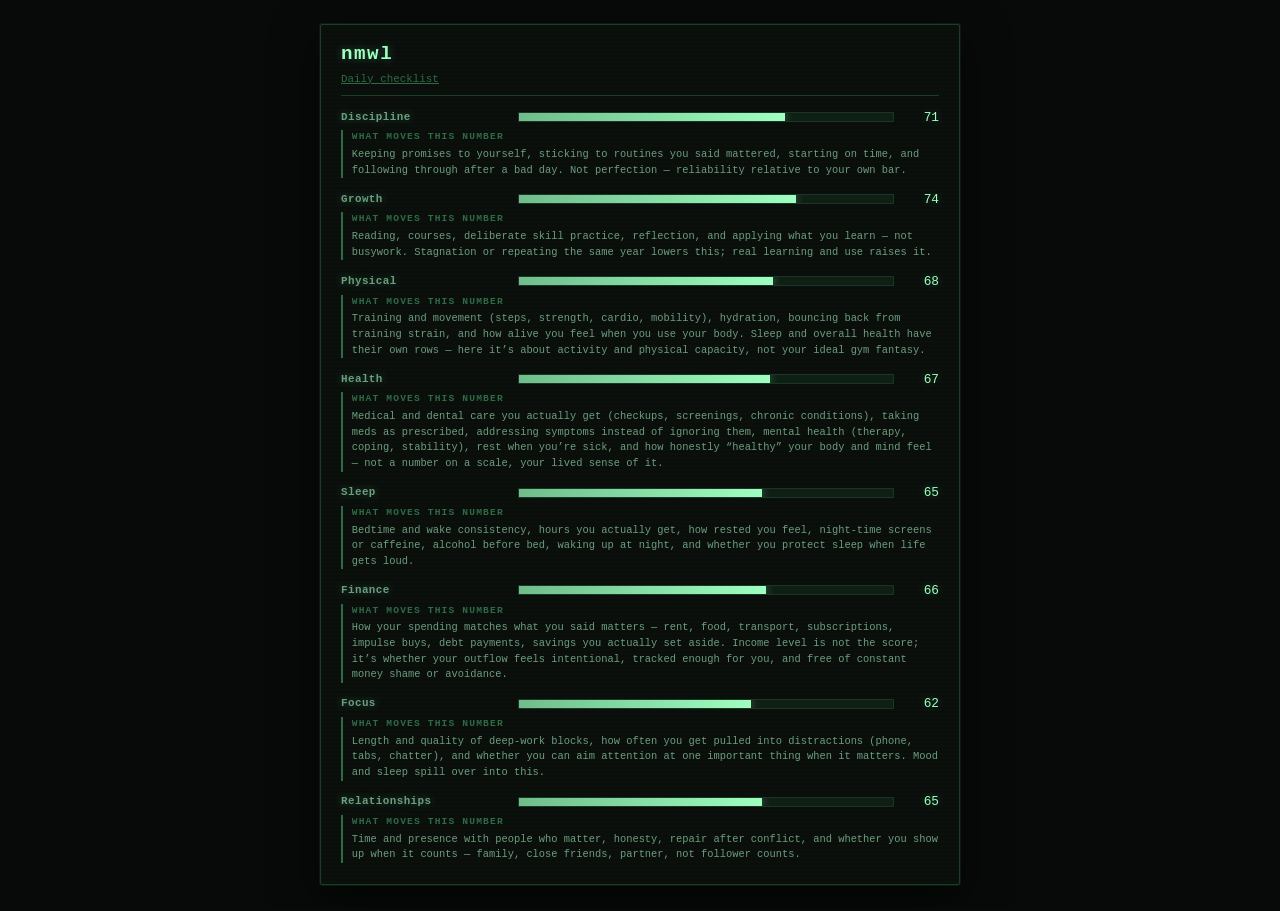
<file: index.html>
<!DOCTYPE html>
<html lang="en">
  <head>
    <meta charset="UTF-8" />
    <meta name="viewport" content="width=device-width, initial-scale=1.0" />
    <title>Personal growth panel</title>
    <link rel="stylesheet" href="styles.css" />
  </head>
  <body>
    <article class="stat-panel" aria-label="Personal growth stats">
      <div class="stats">
        <header class="stats__header">
          <h1 class="stats__name">nmwl</h1>
          <p class="stats__nav">
            <a href="entry.html">Daily checklist</a>
          </p>
        </header>

        <section class="stat-block" aria-labelledby="label-discipline">
          <div class="stat-row">
            <span class="stat-row__label" id="label-discipline">Discipline</span>
            <div class="stat-row__track">
              <div
                class="stat-row__fill"
                style="width: 71%"
              ></div>
            </div>
            <span class="stat-row__value">71</span>
          </div>
          <div class="stat-block__detail">
            <p>
              <span class="stat-block__k">What moves this number</span>
              Keeping promises to yourself, sticking to routines you said mattered, starting on time, and following through after a bad day. Not perfection — reliability relative to your own bar.
            </p>
          </div>
        </section>

        <section class="stat-block" aria-labelledby="label-growth">
          <div class="stat-row">
            <span class="stat-row__label" id="label-growth">Growth</span>
            <div class="stat-row__track">
              <div
                class="stat-row__fill"
                style="width: 74%"
              ></div>
            </div>
            <span class="stat-row__value">74</span>
          </div>
          <div class="stat-block__detail">
            <p>
              <span class="stat-block__k">What moves this number</span>
              Reading, courses, deliberate skill practice, reflection, and applying what you learn — not busywork. Stagnation or repeating the same year lowers this; real learning and use raises it.
            </p>
          </div>
        </section>

        <section class="stat-block" aria-labelledby="label-physical">
          <div class="stat-row">
            <span class="stat-row__label" id="label-physical">Physical</span>
            <div class="stat-row__track">
              <div
                class="stat-row__fill"
                style="width: 68%"
              ></div>
            </div>
            <span class="stat-row__value">68</span>
          </div>
          <div class="stat-block__detail">
            <p>
              <span class="stat-block__k">What moves this number</span>
              Training and movement (steps, strength, cardio, mobility), hydration, bouncing back from training strain, and how alive you feel when you use your body. Sleep and overall health have their own rows — here it’s about activity and physical capacity, not your ideal gym fantasy.
            </p>
          </div>
        </section>

        <section class="stat-block" aria-labelledby="label-health">
          <div class="stat-row">
            <span class="stat-row__label" id="label-health">Health</span>
            <div class="stat-row__track">
              <div
                class="stat-row__fill"
                style="width: 67%"
              ></div>
            </div>
            <span class="stat-row__value">67</span>
          </div>
          <div class="stat-block__detail">
            <p>
              <span class="stat-block__k">What moves this number</span>
              Medical and dental care you actually get (checkups, screenings, chronic conditions), taking meds as prescribed, addressing symptoms instead of ignoring them, mental health (therapy, coping, stability), rest when you’re sick, and how honestly “healthy” your body and mind feel — not a number on a scale, your lived sense of it.
            </p>
          </div>
        </section>

        <section class="stat-block" aria-labelledby="label-sleep">
          <div class="stat-row">
            <span class="stat-row__label" id="label-sleep">Sleep</span>
            <div class="stat-row__track">
              <div
                class="stat-row__fill"
                style="width: 65%"
              ></div>
            </div>
            <span class="stat-row__value">65</span>
          </div>
          <div class="stat-block__detail">
            <p>
              <span class="stat-block__k">What moves this number</span>
              Bedtime and wake consistency, hours you actually get, how rested you feel, night-time screens or caffeine, alcohol before bed, waking up at night, and whether you protect sleep when life gets loud.
            </p>
          </div>
        </section>

        <section class="stat-block" aria-labelledby="label-finance">
          <div class="stat-row">
            <span class="stat-row__label" id="label-finance">Finance</span>
            <div class="stat-row__track">
              <div
                class="stat-row__fill"
                style="width: 66%"
              ></div>
            </div>
            <span class="stat-row__value">66</span>
          </div>
          <div class="stat-block__detail">
            <p>
              <span class="stat-block__k">What moves this number</span>
              How your spending matches what you said matters — rent, food, transport, subscriptions, impulse buys, debt payments, savings you actually set aside. Income level is not the score; it’s whether your outflow feels intentional, tracked enough for you, and free of constant money shame or avoidance.
            </p>
          </div>
        </section>

        <section class="stat-block" aria-labelledby="label-focus">
          <div class="stat-row">
            <span class="stat-row__label" id="label-focus">Focus</span>
            <div class="stat-row__track">
              <div
                class="stat-row__fill"
                style="width: 62%"
              ></div>
            </div>
            <span class="stat-row__value">62</span>
          </div>
          <div class="stat-block__detail">
            <p>
              <span class="stat-block__k">What moves this number</span>
              Length and quality of deep-work blocks, how often you get pulled into distractions (phone, tabs, chatter), and whether you can aim attention at one important thing when it matters. Mood and sleep spill over into this.
            </p>
          </div>
        </section>

        <section class="stat-block" aria-labelledby="label-relationships">
          <div class="stat-row">
            <span class="stat-row__label" id="label-relationships">Relationships</span>
            <div class="stat-row__track">
              <div
                class="stat-row__fill"
                style="width: 65%"
              ></div>
            </div>
            <span class="stat-row__value">65</span>
          </div>
          <div class="stat-block__detail">
            <p>
              <span class="stat-block__k">What moves this number</span>
              Time and presence with people who matter, honesty, repair after conflict, and whether you show up when it counts — family, close friends, partner, not follower counts.
            </p>
          </div>
        </section>
      </div>
    </article>
  </body>
</html>
</file>
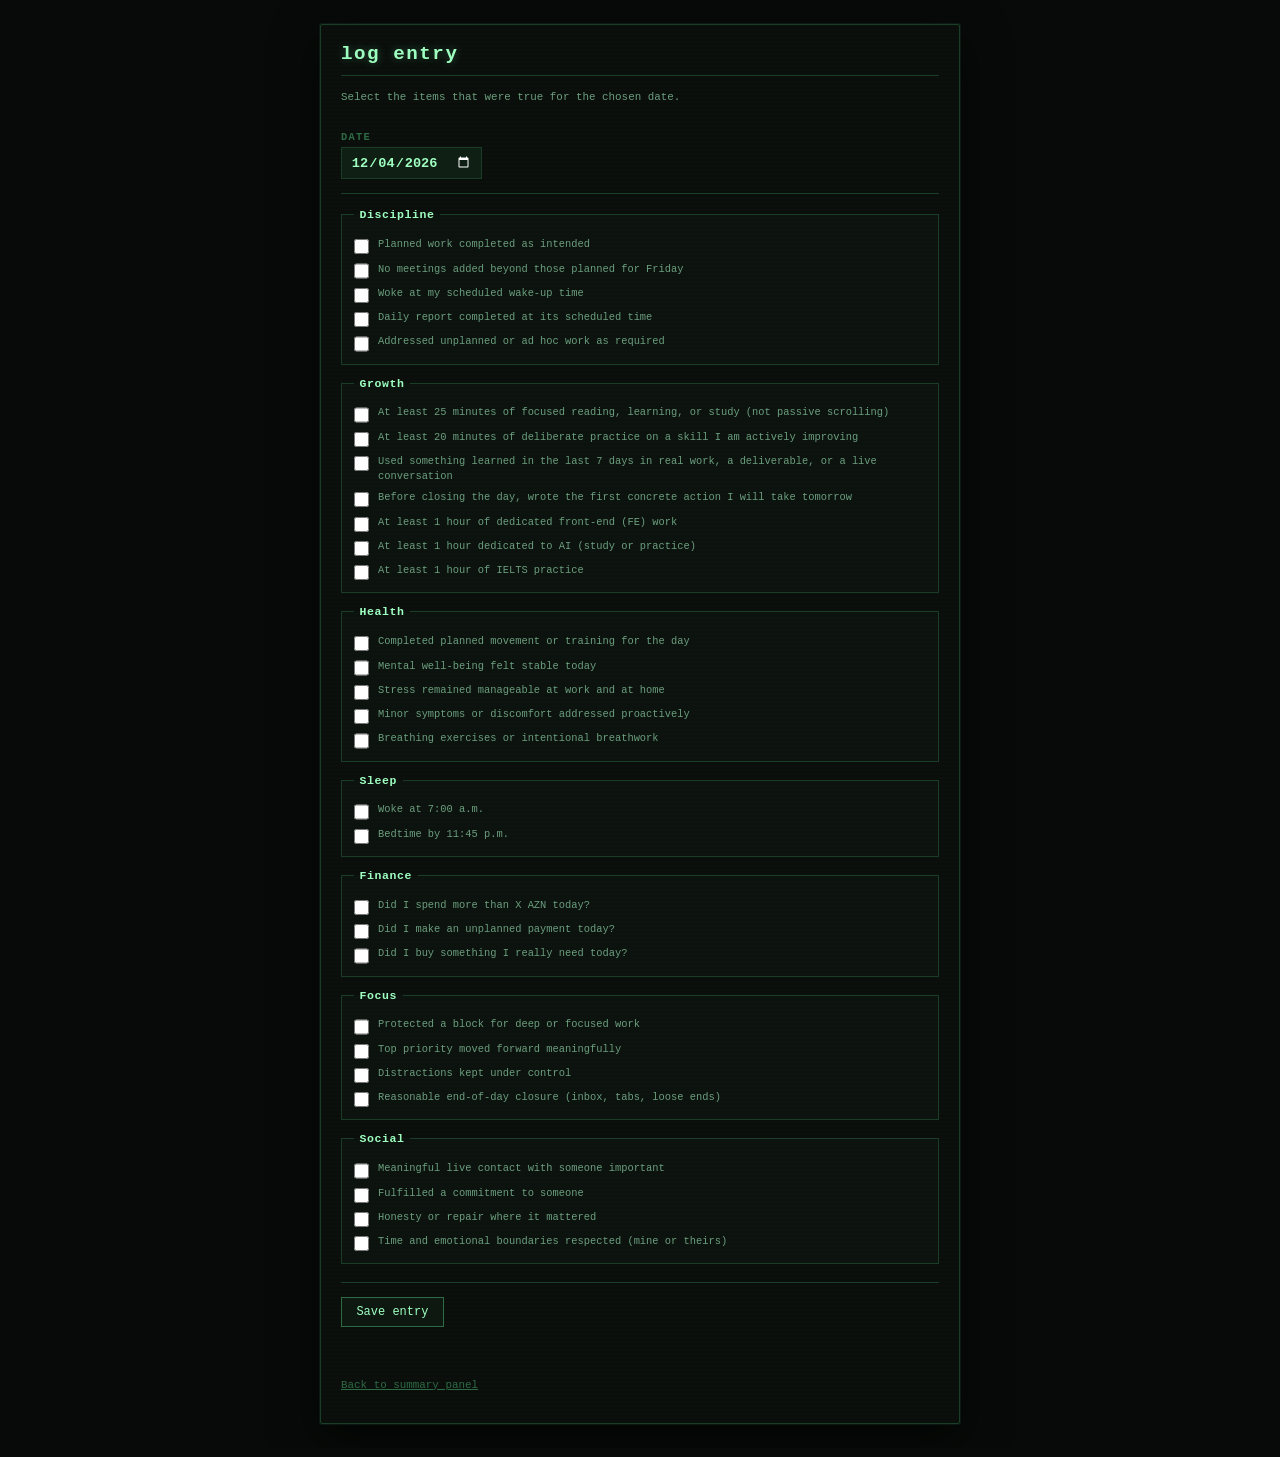
<file: entry.html>
<!doctype html>
<html lang="en">
  <head>
    <meta charset="UTF-8" />
    <meta name="viewport" content="width=device-width, initial-scale=1.0" />
    <title>nmwl — daily checks</title>
    <link rel="stylesheet" href="styles.css" />
    <link rel="stylesheet" href="entry.css" />
  </head>
  <body>
    <article class="stat-panel" aria-label="Daily checklist">
      <div class="stats">
        <header class="stats__header">
          <h1 class="stats__name">log entry</h1>
        </header>

        <p class="entry-lead">
          Select the items that were true for the chosen date.
        </p>

        <form class="entry-form" id="stat-entry-form">
          <div class="entry-date-row">
            <label>
              Date
              <input type="date" name="date" id="entry-date" required />
            </label>
          </div>

          <fieldset class="entry-section">
            <legend>Discipline</legend>
            <label class="entry-check">
              <input
                type="checkbox"
                data-section="discipline"
                data-key="planned_done"
              />
              <span>Planned work completed as intended</span>
            </label>
            <label class="entry-check">
              <input
                type="checkbox"
                data-section="discipline"
                data-key="meetings_friday_only"
              />
              <span>No meetings added beyond those planned for Friday</span>
            </label>
            <label class="entry-check">
              <input
                type="checkbox"
                data-section="discipline"
                data-key="wake_dedicated_time"
              />
              <span>Woke at my scheduled wake-up time</span>
            </label>
            <label class="entry-check">
              <input
                type="checkbox"
                data-section="discipline"
                data-key="daily_report_dedicated_time"
              />
              <span>Daily report completed at its scheduled time</span>
            </label>
            <label class="entry-check">
              <input
                type="checkbox"
                data-section="discipline"
                data-key="doing_unplanned_work"
              />
              <span>Addressed unplanned or ad hoc work as required</span>
            </label>
          </fieldset>

          <fieldset class="entry-section">
            <legend>Growth</legend>
            <label class="entry-check">
              <input
                type="checkbox"
                data-section="growth"
                data-key="deliberate_learning"
              />
              <span
                >At least 25 minutes of focused reading, learning, or study (not
                passive scrolling)</span
              >
            </label>
            <label class="entry-check">
              <input
                type="checkbox"
                data-section="growth"
                data-key="skill_practice"
              />
              <span
                >At least 20 minutes of deliberate practice on a skill I am
                actively improving</span
              >
            </label>
            <label class="entry-check">
              <input type="checkbox" data-section="growth" data-key="applied" />
              <span
                >Used something learned in the last 7 days in real work, a
                deliverable, or a live conversation</span
              >
            </label>
            <label class="entry-check">
              <input
                type="checkbox"
                data-section="growth"
                data-key="reflection"
              />
              <span
                >Before closing the day, wrote the first concrete action I will
                take tomorrow</span
              >
            </label>
            <label class="entry-check">
              <input
                type="checkbox"
                data-section="growth"
                data-key="fe_one_hour"
              />
              <span>At least 1 hour of dedicated front-end (FE) work</span>
            </label>
            <label class="entry-check">
              <input
                type="checkbox"
                data-section="growth"
                data-key="ai_one_hour"
              />
              <span>At least 1 hour dedicated to AI (study or practice)</span>
            </label>
            <label class="entry-check">
              <input
                type="checkbox"
                data-section="growth"
                data-key="ielts_one_hour"
              />
              <span>At least 1 hour of IELTS practice</span>
            </label>
          </fieldset>

          <fieldset class="entry-section">
            <legend>Health</legend>
            <label class="entry-check">
              <input
                type="checkbox"
                data-section="health"
                data-key="movement_plan_done"
              />
              <span>Completed planned movement or training for the day</span>
            </label>
            <label class="entry-check">
              <input
                type="checkbox"
                data-section="health"
                data-key="mental_wellbeing_stable"
              />
              <span>Mental well-being felt stable today</span>
            </label>
            <label class="entry-check">
              <input
                type="checkbox"
                data-section="health"
                data-key="stress_manageable"
              />
              <span>Stress remained manageable at work and at home</span>
            </label>
            <label class="entry-check">
              <input
                type="checkbox"
                data-section="health"
                data-key="symptoms_proactive"
              />
              <span>Minor symptoms or discomfort addressed proactively</span>
            </label>
            <label class="entry-check">
              <input
                type="checkbox"
                data-section="health"
                data-key="breathing_today"
              />
              <span>Breathing exercises or intentional breathwork</span>
            </label>
          </fieldset>

          <fieldset class="entry-section">
            <legend>Sleep</legend>
            <label class="entry-check">
              <input
                type="checkbox"
                data-section="sleep"
                data-key="wake_7_00_am"
              />
              <span>Woke at 7:00 a.m.</span>
            </label>
            <label class="entry-check">
              <input
                type="checkbox"
                data-section="sleep"
                data-key="sleep_11_45_pm"
              />
              <span>Bedtime by 11:45 p.m.</span>
            </label>
          </fieldset>

          <fieldset class="entry-section">
            <legend>Finance</legend>
            <label class="entry-check">
              <input
                type="checkbox"
                data-section="finance"
                data-key="spent_over_10_azn"
              />
              <span>Did I spend more than X AZN today?</span>
            </label>
            <label class="entry-check">
              <input
                type="checkbox"
                data-section="finance"
                data-key="unplanned_payment_today"
              />
              <span>Did I make an unplanned payment today?</span>
            </label>
            <label class="entry-check">
              <input
                type="checkbox"
                data-section="finance"
                data-key="bought_something_needed"
              />
              <span>Did I buy something I really need today?</span>
            </label>
          </fieldset>

          <fieldset class="entry-section">
            <legend>Focus</legend>
            <label class="entry-check">
              <input
                type="checkbox"
                data-section="focus"
                data-key="deep_block"
              />
              <span>Protected a block for deep or focused work</span>
            </label>
            <label class="entry-check">
              <input
                type="checkbox"
                data-section="focus"
                data-key="priority_moved"
              />
              <span>Top priority moved forward meaningfully</span>
            </label>
            <label class="entry-check">
              <input
                type="checkbox"
                data-section="focus"
                data-key="distractions_ok"
              />
              <span>Distractions kept under control</span>
            </label>
            <label class="entry-check">
              <input type="checkbox" data-section="focus" data-key="closure" />
              <span
                >Reasonable end-of-day closure (inbox, tabs, loose ends)</span
              >
            </label>
          </fieldset>

          <fieldset class="entry-section">
            <legend>Social</legend>
            <label class="entry-check">
              <input
                type="checkbox"
                data-section="relationships"
                data-key="real_contact"
              />
              <span>Meaningful live contact with someone important</span>
            </label>
            <label class="entry-check">
              <input
                type="checkbox"
                data-section="relationships"
                data-key="showed_up"
              />
              <span>Fulfilled a commitment to someone</span>
            </label>
            <label class="entry-check">
              <input
                type="checkbox"
                data-section="relationships"
                data-key="honesty_repair"
              />
              <span>Honesty or repair where it mattered</span>
            </label>
            <label class="entry-check">
              <input
                type="checkbox"
                data-section="relationships"
                data-key="boundaries"
              />
              <span
                >Time and emotional boundaries respected (mine or theirs)</span
              >
            </label>
          </fieldset>

          <div class="entry-actions">
            <button type="submit">Save entry</button>
          </div>
        </form>

        <p id="entry-status" role="status" aria-live="polite"></p>

        <p class="entry-footer">
          <a href="index.html">Back to summary panel</a>
        </p>
      </div>
    </article>

    <script>
      (function () {
        var STORAGE_KEY = "nmwl-daily-checks";

        function todayLocalISO() {
          var d = new Date();
          var y = d.getFullYear();
          var m = String(d.getMonth() + 1).padStart(2, "0");
          var day = String(d.getDate()).padStart(2, "0");
          return y + "-" + m + "-" + day;
        }

        function loadLog() {
          try {
            return JSON.parse(localStorage.getItem(STORAGE_KEY) || "{}");
          } catch (e) {
            return {};
          }
        }

        function saveLog(log) {
          localStorage.setItem(STORAGE_KEY, JSON.stringify(log));
        }

        function allCheckboxes() {
          return Array.prototype.slice.call(
            document.querySelectorAll(
              '#stat-entry-form input[type="checkbox"][data-section][data-key]',
            ),
          );
        }

        function fillFromStorage(dateStr) {
          var log = loadLog();
          var day = log[dateStr];
          allCheckboxes().forEach(function (el) {
            var sec = el.getAttribute("data-section");
            var key = el.getAttribute("data-key");
            var v;
            if (day && day[sec] && typeof day[sec][key] === "boolean") {
              v = day[sec][key];
            } else if (
              day &&
              day.expenditure &&
              sec === "finance" &&
              typeof day.expenditure[key] === "boolean"
            ) {
              v = day.expenditure[key];
            } else {
              v = false;
            }
            el.checked = v;
          });
        }

        function buildEntryFromForm() {
          var entry = {};
          allCheckboxes().forEach(function (el) {
            var sec = el.getAttribute("data-section");
            var key = el.getAttribute("data-key");
            if (!entry[sec]) entry[sec] = {};
            entry[sec][key] = el.checked;
          });
          return entry;
        }

        var dateInput = document.getElementById("entry-date");
        var form = document.getElementById("stat-entry-form");
        var statusEl = document.getElementById("entry-status");

        dateInput.value = todayLocalISO();
        fillFromStorage(dateInput.value);

        dateInput.addEventListener("change", function () {
          fillFromStorage(dateInput.value);
          statusEl.textContent = "";
        });

        form.addEventListener("submit", function (e) {
          e.preventDefault();
          var dateStr = dateInput.value;
          if (!dateStr) {
            statusEl.textContent = "Please select a date.";
            return;
          }

          var log = loadLog();
          log[dateStr] = buildEntryFromForm();
          saveLog(log);
          statusEl.textContent = "Entry saved for " + dateStr + ".";
        });
      })();
    </script>
  </body>
</html>
</file>
<file: styles.css>
*,
*::before,
*::after {
  box-sizing: border-box;
}

:root {
  --crt-bg: #070a08;
  --crt-panel: #0c100d;
  --crt-border: #1a3d28;
  --crt-phosphor: #5ee397;
  --crt-phosphor-bright: #9effc0;
  --crt-phosphor-dim: #2d6b45;
  --crt-muted: #6b9e7e;
  --crt-bar-track: #0f1f14;
  --crt-glow: 0 0 8px rgba(94, 227, 151, 0.35);
  --bar-fill: var(--crt-phosphor-bright);
}

body {
  margin: 0;
  min-height: 100vh;
  display: grid;
  place-items: center;
  padding: 1.5rem;
  font-family:
    ui-monospace, "Cascadia Code", "SF Mono", Menlo, Monaco, Consolas, monospace;
  background: var(--crt-bg);
  color: var(--crt-phosphor);
  text-shadow: var(--crt-glow);
}

@media (prefers-reduced-motion: reduce) {
  .stat-row__fill {
    transition: none;
  }
}

.stat-panel {
  position: relative;
  z-index: 1;
  max-width: 640px;
  width: 100%;
  background: var(--crt-panel);
  border: 1px solid var(--crt-border);
  border-radius: 2px;
  box-shadow:
    0 0 0 1px rgba(94, 227, 151, 0.08),
    0 16px 48px rgba(0, 0, 0, 0.55);
  overflow: hidden;
}

.stat-panel::after {
  content: "";
  position: absolute;
  inset: 0;
  pointer-events: none;
  z-index: 1;
  background: repeating-linear-gradient(
    transparent 0,
    transparent 2px,
    rgba(0, 0, 0, 0.14) 2px,
    rgba(0, 0, 0, 0.14) 4px
  );
}

.stats {
  position: relative;
  z-index: 2;
  padding: 1.1rem 1.25rem 1.35rem;
  display: flex;
  flex-direction: column;
  gap: 0.85rem;
}

.stats__header {
  border-bottom: 1px solid var(--crt-border);
  padding-bottom: 0.65rem;
}

.stats__nav {
  margin: 0.5rem 0 0;
  font-size: 0.68rem;
  text-shadow: none;
}

.stats__nav a {
  color: var(--crt-phosphor-dim);
}

.stats__nav a:hover {
  color: var(--crt-phosphor-bright);
}

.stats__name {
  margin: 0;
  font-size: 1.2rem;
  font-weight: 700;
  letter-spacing: 0.08em;
  color: var(--crt-phosphor-bright);
}

.panel-legend {
  margin: 0;
  padding: 0.65rem 0.75rem;
  border: 1px solid var(--crt-border);
  background: rgba(15, 31, 20, 0.6);
  font-size: 0.68rem;
  line-height: 1.45;
  color: var(--crt-muted);
  text-shadow: none;
}

.panel-legend__title {
  margin: 0 0 0.4rem;
  font-size: 0.65rem;
  font-weight: 700;
  letter-spacing: 0.18em;
  text-transform: uppercase;
  color: var(--crt-phosphor);
}

.panel-legend__scale {
  margin: 0;
  padding: 0;
  list-style: none;
  display: grid;
  gap: 0.2rem;
}

.panel-legend__scale li {
  display: grid;
  grid-template-columns: 5.5rem 1fr;
  gap: 0.5rem;
}

.panel-legend__range {
  color: var(--crt-phosphor-dim);
  font-variant-numeric: tabular-nums;
}

.stat-block {
  display: flex;
  flex-direction: column;
  gap: 0.35rem;
}

.stat-row {
  display: grid;
  grid-template-columns: minmax(0, 10.5rem) 1fr 2.25rem;
  align-items: center;
  gap: 0.55rem;
}

.stat-row__label {
  font-size: 0.68rem;
  font-weight: 700;
  letter-spacing: 0.04em;
  color: var(--crt-muted);
  line-height: 1.2;
}

.stat-row__track {
  height: 10px;
  background: var(--crt-bar-track);
  border-radius: 1px;
  overflow: hidden;
  border: 1px solid rgba(94, 227, 151, 0.12);
}

.stat-row__fill {
  height: 100%;
  border-radius: 0;
  background: linear-gradient(
    90deg,
    color-mix(in srgb, var(--bar-fill) 70%, #052210),
    var(--bar-fill)
  );
  box-shadow: 0 0 10px color-mix(in srgb, var(--bar-fill) 40%, transparent);
  transition: width 0.35s ease;
}

.stat-row__value {
  font-size: 0.8rem;
  font-variant-numeric: tabular-nums;
  text-align: right;
  color: var(--crt-phosphor-bright);
}

.stat-block__detail {
  margin: 0;
  padding-left: 0.55rem;
  border-left: 2px solid var(--crt-phosphor-dim);
  font-size: 0.65rem;
  line-height: 1.5;
  color: var(--crt-muted);
  text-shadow: none;
}

.stat-block__detail p {
  margin: 0 0 0.35rem;
}

.stat-block__detail p:last-child {
  margin-bottom: 0;
}

.stat-block__k {
  display: block;
  font-size: 0.6rem;
  font-weight: 700;
  letter-spacing: 0.12em;
  text-transform: uppercase;
  color: var(--crt-phosphor-dim);
  margin-bottom: 0.15rem;
}

@media (max-width: 560px) {
  .panel-legend__scale li {
    grid-template-columns: 1fr;
  }
}
</file>
<file: entry.css>
.entry-lead {
  margin: 0 0 0.75rem;
  font-size: 0.68rem;
  line-height: 1.45;
  color: var(--crt-muted);
  text-shadow: none;
}

.entry-form {
  display: flex;
  flex-direction: column;
  gap: 0.75rem;
  text-shadow: none;
}

.entry-date-row {
  display: flex;
  flex-wrap: wrap;
  align-items: center;
  gap: 0.5rem 1rem;
  padding-bottom: 0.85rem;
  margin-bottom: 0.15rem;
  border-bottom: 1px solid var(--crt-border);
}

.entry-date-row label {
  display: flex;
  flex-direction: column;
  gap: 0.25rem;
  font-size: 0.65rem;
  font-weight: 700;
  letter-spacing: 0.12em;
  text-transform: uppercase;
  color: var(--crt-phosphor-dim);
}

.entry-date-row input[type="date"] {
  background: var(--crt-bar-track);
  border: 1px solid var(--crt-border);
  color: var(--crt-phosphor-bright);
  padding: 0.4rem 0.55rem;
  font: inherit;
  font-size: 0.85rem;
  color-scheme: dark;
}

.entry-section {
  margin: 0;
  padding: 0.65rem 0.75rem 0.75rem;
  border: 1px solid var(--crt-border);
  background: rgba(15, 31, 20, 0.35);
}

.entry-section legend {
  padding: 0 0.35rem;
  font-size: 0.72rem;
  font-weight: 700;
  color: var(--crt-phosphor-bright);
  letter-spacing: 0.05em;
}

.entry-check {
  display: flex;
  align-items: flex-start;
  gap: 0.55rem;
  margin: 0.45rem 0 0;
  font-size: 0.65rem;
  line-height: 1.4;
  color: var(--crt-muted);
  cursor: pointer;
  text-shadow: none;
}

.entry-check:first-of-type {
  margin-top: 0.35rem;
}

.entry-check span {
  flex: 1;
}

.entry-check input[type="checkbox"] {
  margin: 0.12rem 0 0;
  width: 0.95rem;
  height: 0.95rem;
  flex-shrink: 0;
  accent-color: var(--crt-phosphor);
  cursor: pointer;
}

.entry-date-row input:focus-visible,
.entry-check input:focus-visible {
  outline: 1px solid var(--crt-phosphor-dim);
  outline-offset: 2px;
}

.entry-actions {
  display: flex;
  flex-wrap: wrap;
  align-items: center;
  gap: 0.75rem;
  margin-top: 0.35rem;
  padding-top: 0.85rem;
  border-top: 1px solid var(--crt-border);
}

.entry-actions button {
  background: rgba(15, 31, 20, 0.6);
  border: 1px solid var(--crt-phosphor-dim);
  color: var(--crt-phosphor-bright);
  padding: 0.45rem 0.9rem;
  font: inherit;
  font-size: 0.75rem;
  cursor: pointer;
}

.entry-actions button:hover {
  border-color: var(--crt-phosphor);
}

.entry-actions button:focus-visible {
  outline: 1px solid var(--crt-phosphor-dim);
  outline-offset: 2px;
}

#entry-status {
  margin: 0;
  font-size: 0.65rem;
  color: var(--crt-muted);
  text-shadow: none;
  min-height: 1.2em;
}

.entry-footer {
  margin-top: 0.75rem;
  font-size: 0.68rem;
  text-shadow: none;
}

.entry-footer a {
  color: var(--crt-phosphor-dim);
}

.entry-footer a:hover {
  color: var(--crt-phosphor-bright);
}
</file>
